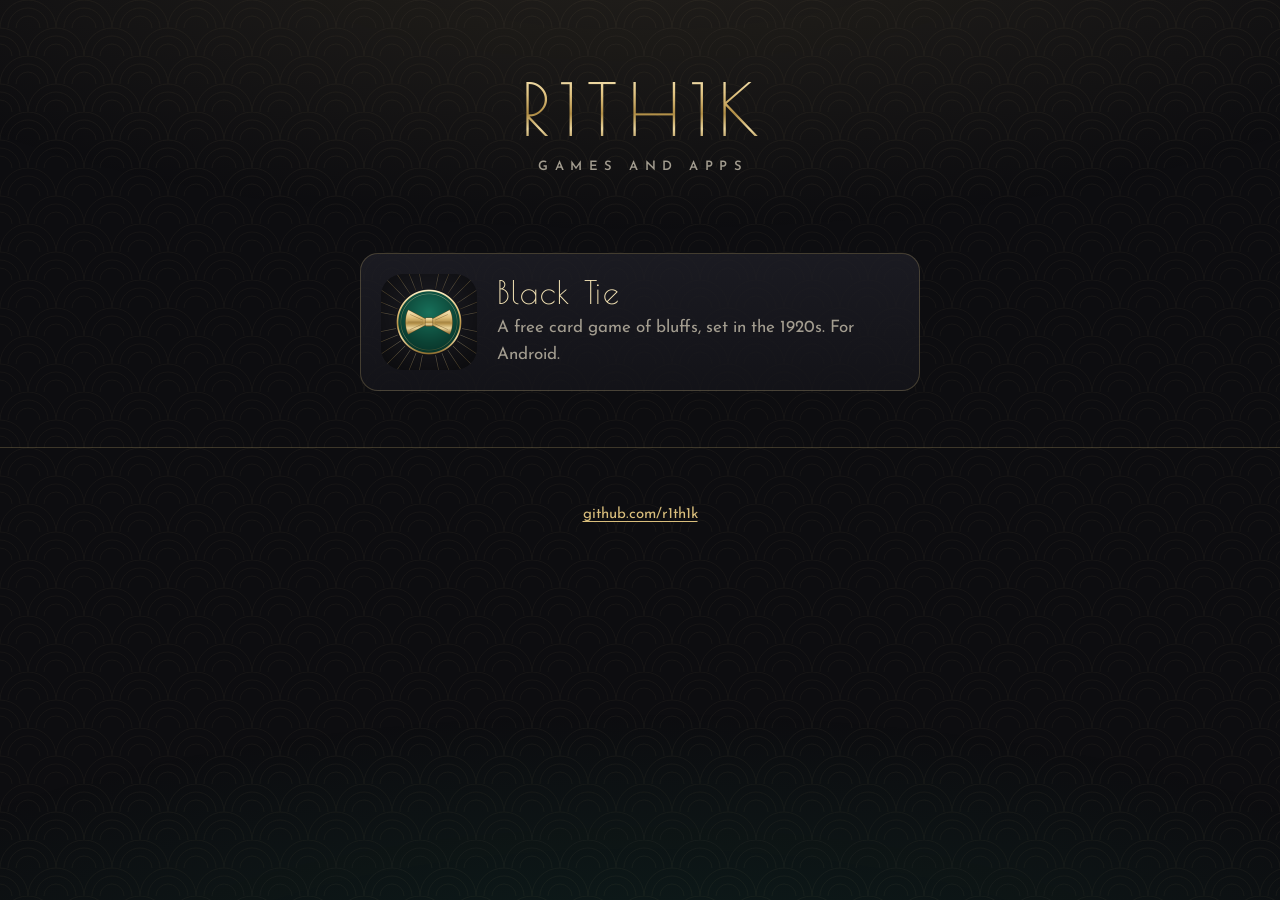
<file: index.html>
<!doctype html>
<html lang="en">
  <head>
    <meta charset="utf-8" />
    <meta name="viewport" content="width=device-width, initial-scale=1" />
    <title>r1th1k</title>
    <meta name="description" content="Games and apps by r1th1k." />
    <meta name="theme-color" content="#0d0d10" />
    <link rel="icon" href="black-tie/img/icon.svg" type="image/svg+xml" />
    <link rel="stylesheet" href="assets/site.css" />
  </head>
  <body>
    <header class="site-head">
      <h1 class="title" style="font-size: clamp(44px, 12vw, 72px)">r1th1k</h1>
      <p class="tagline">Games and apps</p>
    </header>
    <main class="wrap">
      <section>
        <a class="project" href="black-tie/">
          <img src="black-tie/img/icon-192.png" width="96" height="96" alt="" />
          <div>
            <h2>Black Tie</h2>
            <p>A free card game of bluffs, set in the 1920s. For Android.</p>
          </div>
        </a>
      </section>
    </main>
    <footer>
      <p><a href="https://github.com/r1th1k">github.com/r1th1k</a></p>
    </footer>
  </body>
</html>
</file>
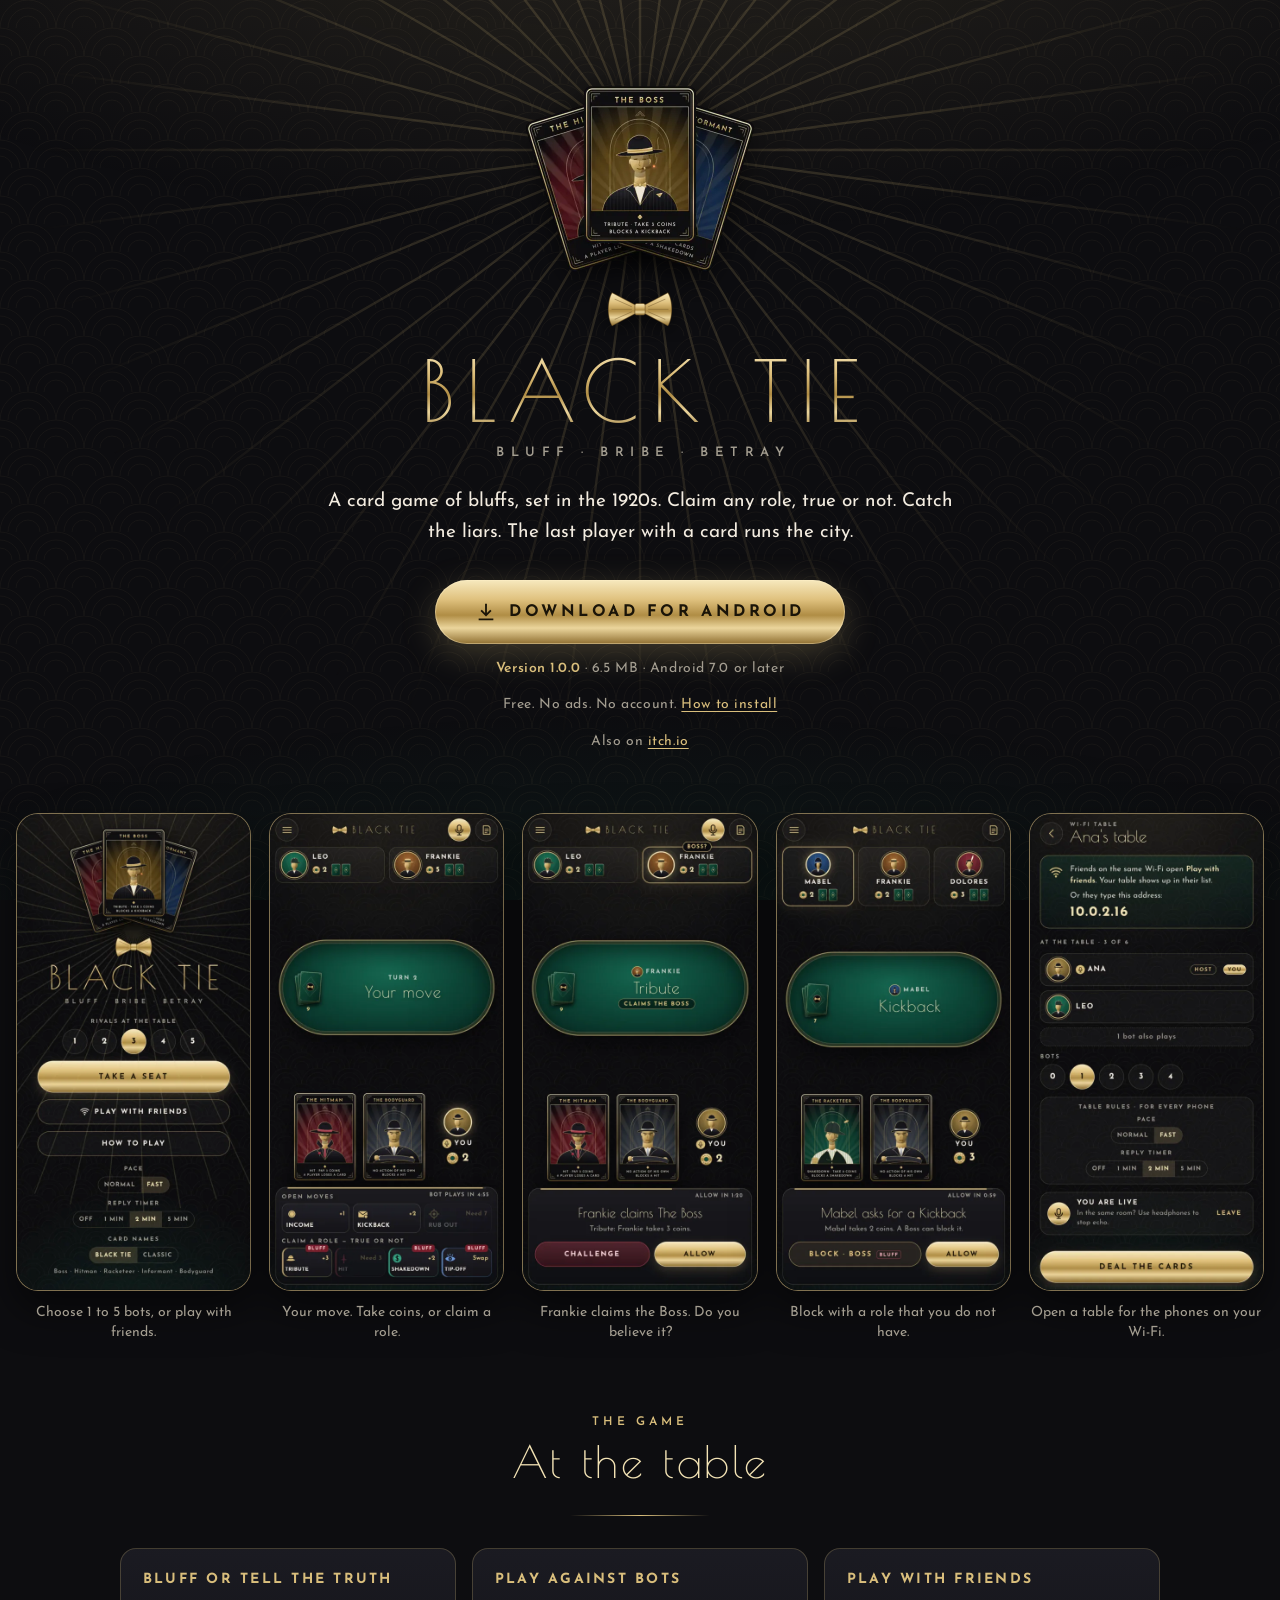
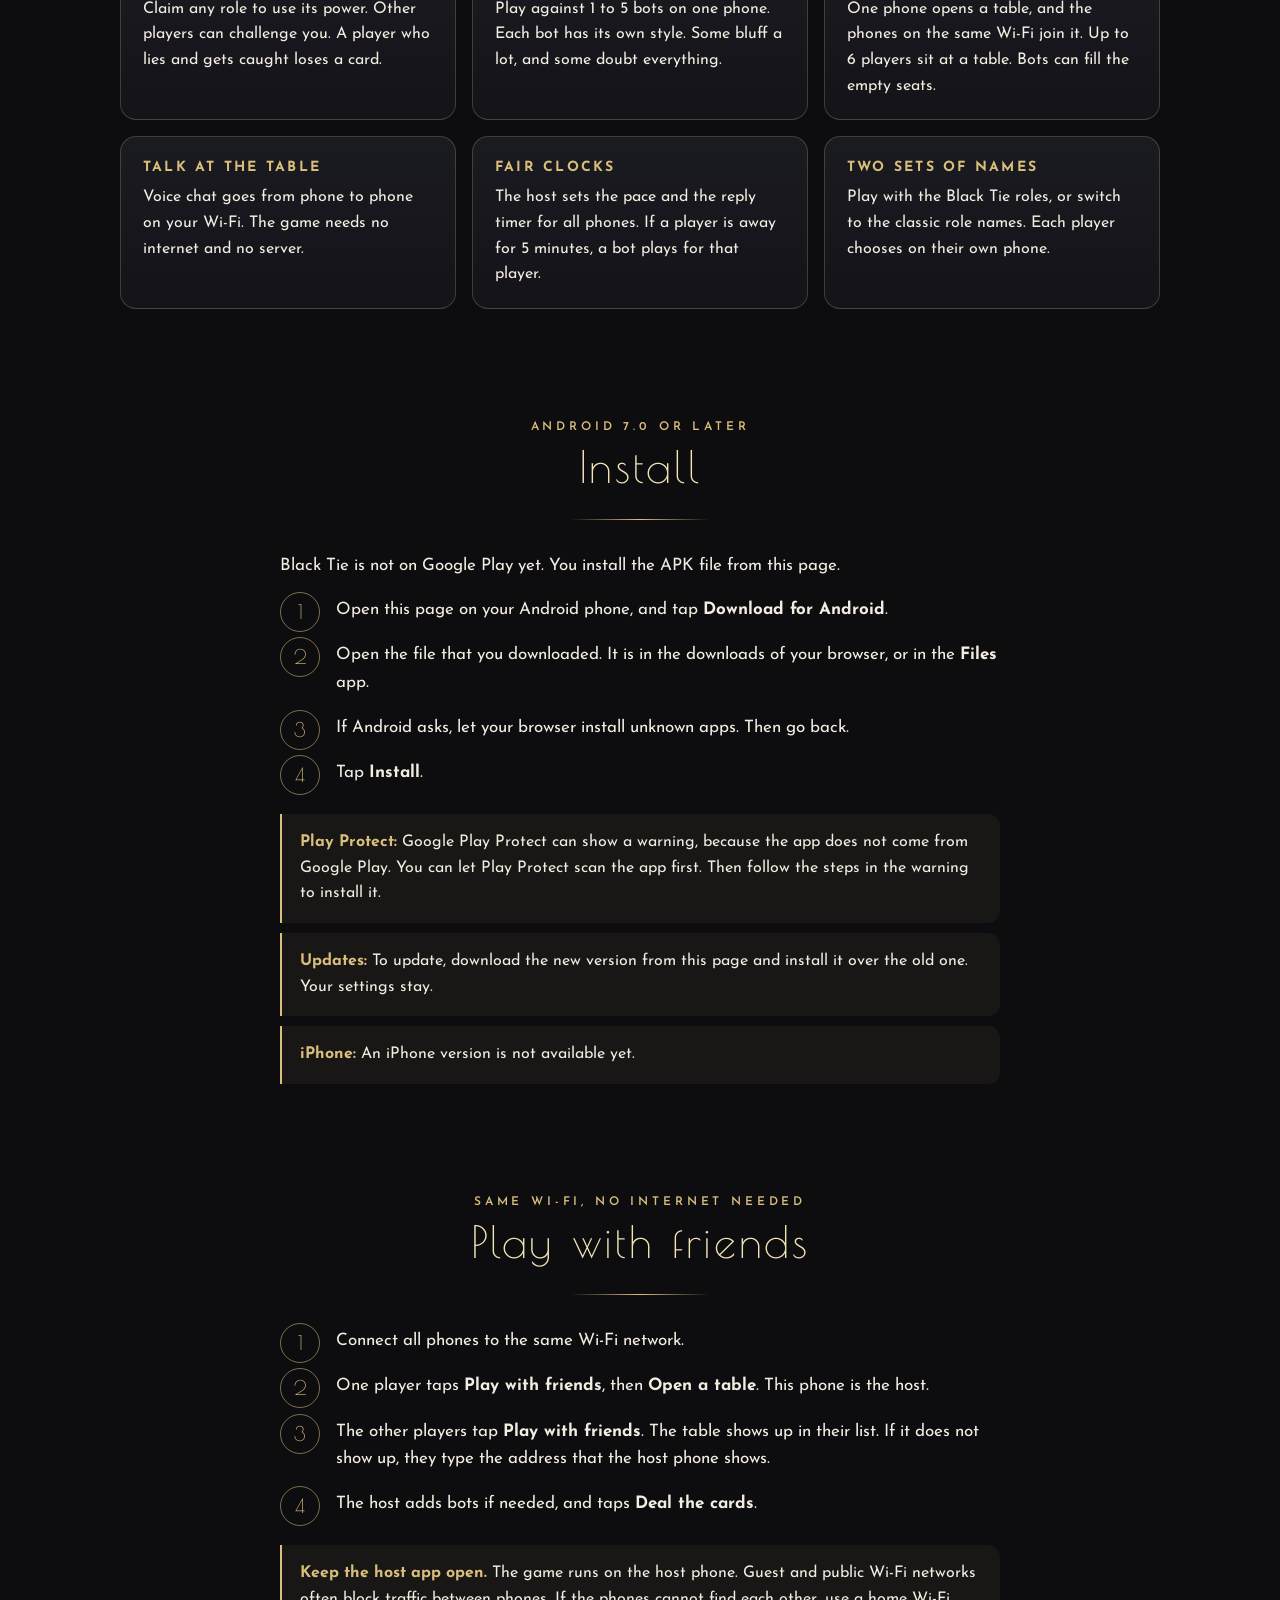
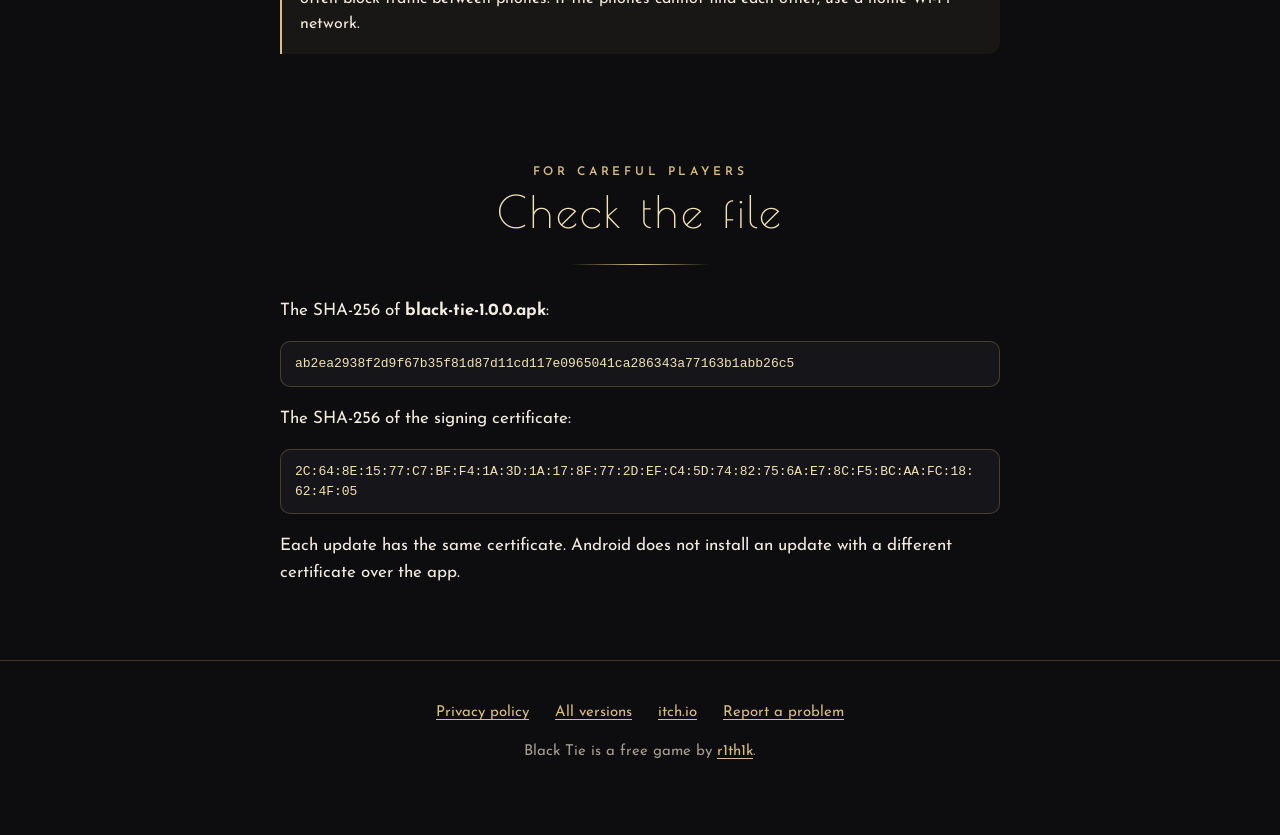
<file: black-tie/index.html>
<!doctype html>
<html lang="en">
  <head>
    <meta charset="utf-8" />
    <meta name="viewport" content="width=device-width, initial-scale=1" />
    <title>Black Tie · a 1920s card game of bluffs</title>
    <meta name="description" content="Black Tie is a free card game of bluffs for Android, set in the 1920s. Play against bots, or with friends on the same Wi-Fi. No ads, no account." />
    <meta name="theme-color" content="#0d0d10" />
    <link rel="icon" href="img/icon.svg" type="image/svg+xml" />
    <link rel="apple-touch-icon" href="img/icon-192.png" />
    <meta property="og:type" content="website" />
    <meta property="og:site_name" content="Black Tie" />
    <meta property="og:title" content="Black Tie · a 1920s card game of bluffs" />
    <meta property="og:description" content="A free card game of bluffs for Android. Play against bots, or with friends on the same Wi-Fi. No ads, no account." />
    <meta property="og:url" content="https://r1th1k.github.io/black-tie/" />
    <meta property="og:image" content="https://r1th1k.github.io/black-tie/img/og.jpg" />
    <meta property="og:image:width" content="1200" />
    <meta property="og:image:height" content="630" />
    <meta name="twitter:card" content="summary_large_image" />
    <link rel="stylesheet" href="../assets/site.css" />
  </head>
  <body>
    <header class="hero">
      <svg class="hero__rays" viewBox="-100 -100 200 200" aria-hidden="true"><line x1="0" y1="0" x2="100.00" y2="0.00" /><line x1="0" y1="0" x2="99.14" y2="13.05" /><line x1="0" y1="0" x2="96.59" y2="25.88" /><line x1="0" y1="0" x2="92.39" y2="38.27" /><line x1="0" y1="0" x2="86.60" y2="50.00" /><line x1="0" y1="0" x2="79.34" y2="60.88" /><line x1="0" y1="0" x2="70.71" y2="70.71" /><line x1="0" y1="0" x2="60.88" y2="79.34" /><line x1="0" y1="0" x2="50.00" y2="86.60" /><line x1="0" y1="0" x2="38.27" y2="92.39" /><line x1="0" y1="0" x2="25.88" y2="96.59" /><line x1="0" y1="0" x2="13.05" y2="99.14" /><line x1="0" y1="0" x2="0.00" y2="100.00" /><line x1="0" y1="0" x2="-13.05" y2="99.14" /><line x1="0" y1="0" x2="-25.88" y2="96.59" /><line x1="0" y1="0" x2="-38.27" y2="92.39" /><line x1="0" y1="0" x2="-50.00" y2="86.60" /><line x1="0" y1="0" x2="-60.88" y2="79.34" /><line x1="0" y1="0" x2="-70.71" y2="70.71" /><line x1="0" y1="0" x2="-79.34" y2="60.88" /><line x1="0" y1="0" x2="-86.60" y2="50.00" /><line x1="0" y1="0" x2="-92.39" y2="38.27" /><line x1="0" y1="0" x2="-96.59" y2="25.88" /><line x1="0" y1="0" x2="-99.14" y2="13.05" /><line x1="0" y1="0" x2="-100.00" y2="0.00" /><line x1="0" y1="0" x2="-99.14" y2="-13.05" /><line x1="0" y1="0" x2="-96.59" y2="-25.88" /><line x1="0" y1="0" x2="-92.39" y2="-38.27" /><line x1="0" y1="0" x2="-86.60" y2="-50.00" /><line x1="0" y1="0" x2="-79.34" y2="-60.88" /><line x1="0" y1="0" x2="-70.71" y2="-70.71" /><line x1="0" y1="0" x2="-60.88" y2="-79.34" /><line x1="0" y1="0" x2="-50.00" y2="-86.60" /><line x1="0" y1="0" x2="-38.27" y2="-92.39" /><line x1="0" y1="0" x2="-25.88" y2="-96.59" /><line x1="0" y1="0" x2="-13.05" y2="-99.14" /><line x1="0" y1="0" x2="-0.00" y2="-100.00" /><line x1="0" y1="0" x2="13.05" y2="-99.14" /><line x1="0" y1="0" x2="25.88" y2="-96.59" /><line x1="0" y1="0" x2="38.27" y2="-92.39" /><line x1="0" y1="0" x2="50.00" y2="-86.60" /><line x1="0" y1="0" x2="60.88" y2="-79.34" /><line x1="0" y1="0" x2="70.71" y2="-70.71" /><line x1="0" y1="0" x2="79.34" y2="-60.88" /><line x1="0" y1="0" x2="86.60" y2="-50.00" /><line x1="0" y1="0" x2="92.39" y2="-38.27" /><line x1="0" y1="0" x2="96.59" y2="-25.88" /><line x1="0" y1="0" x2="99.14" y2="-13.05" /></svg>
      <picture>
        <source srcset="img/fan.webp" type="image/webp" />
        <img class="hero__fan" src="img/fan.png" width="352" height="254" alt="Three Black Tie cards: The Hitman, The Boss, and The Informant" />
      </picture>
      <img class="hero__tie" src="img/tie.png" width="98" height="66" alt="" />
      <h1 class="title">Black Tie</h1>
      <p class="tagline">Bluff · Bribe · Betray</p>
      <p class="lead">
        A card game of bluffs, set in the 1920s. Claim any role, true or not. Catch the liars. The last player with a
        card runs the city.
      </p>
      <div class="cta">
        <a class="btn" href="https://github.com/r1th1k/r1th1k.github.io/releases/download/black-tie-v1.0.0/black-tie-1.0.0.apk">
          <svg width="22" height="22" viewBox="0 0 24 24" aria-hidden="true"><path fill="currentColor" d="M11 3h2v10.2l3.6-3.6 1.4 1.4-6 6-6-6 1.4-1.4 3.6 3.6V3zM4 19h16v2H4z" /></svg>
          Download for Android
        </a>
        <p class="meta"><b>Version 1.0.0</b> · 6.5 MB · Android 7.0 or later</p>
        <p class="meta">Free. No ads. No account. <a href="#install">How to install</a></p>
        <p class="meta">Also on <a href="https://r1th1k.itch.io/black-tie">itch.io</a></p>
      </div>
    </header>

    <div class="shots" role="list" aria-label="Screenshots">
      <figure class="shot" role="listitem">
        <img src="img/shot-home.webp" width="540" height="1101" loading="lazy" alt="The home screen with the card fan, the Black Tie title, and the Take a seat button" />
        <figcaption>Choose 1 to 5 bots, or play with friends.</figcaption>
      </figure>
      <figure class="shot" role="listitem">
        <img src="img/shot-turn.webp" width="540" height="1101" loading="lazy" alt="Your turn at a Wi-Fi table, with the moves at the bottom and a clock for the move" />
        <figcaption>Your move. Take coins, or claim a role.</figcaption>
      </figure>
      <figure class="shot" role="listitem">
        <img src="img/shot-challenge.webp" width="540" height="1101" loading="lazy" alt="Frankie claims The Boss. The buttons are Challenge and Allow." />
        <figcaption>Frankie claims the Boss. Do you believe it?</figcaption>
      </figure>
      <figure class="shot" role="listitem">
        <img src="img/shot-block.webp" width="540" height="1101" loading="lazy" alt="Mabel asks for a Kickback. You can block it with a Boss, as a bluff." />
        <figcaption>Block with a role that you do not have.</figcaption>
      </figure>
      <figure class="shot" role="listitem">
        <img src="img/shot-lobby.webp" width="540" height="1101" loading="lazy" alt="A Wi-Fi table with two players and one bot, the table rules, and voice chat" />
        <figcaption>Open a table for the phones on your Wi-Fi.</figcaption>
      </figure>
    </div>

    <section>
      <div class="wrap">
        <p class="eyebrow">The game</p>
        <h2>At the table</h2>
        <div class="rule"></div>
        <div class="grid">
          <div class="card">
            <h3>Bluff or tell the truth</h3>
            <p>Claim any role to use its power. Other players can challenge you. A player who lies and gets caught loses a card.</p>
          </div>
          <div class="card">
            <h3>Play against bots</h3>
            <p>Play against 1 to 5 bots on one phone. Each bot has its own style. Some bluff a lot, and some doubt everything.</p>
          </div>
          <div class="card">
            <h3>Play with friends</h3>
            <p>One phone opens a table, and the phones on the same Wi-Fi join it. Up to 6 players sit at a table. Bots can fill the empty seats.</p>
          </div>
          <div class="card">
            <h3>Talk at the table</h3>
            <p>Voice chat goes from phone to phone on your Wi-Fi. The game needs no internet and no server.</p>
          </div>
          <div class="card">
            <h3>Fair clocks</h3>
            <p>The host sets the pace and the reply timer for all phones. If a player is away for 5 minutes, a bot plays for that player.</p>
          </div>
          <div class="card">
            <h3>Two sets of names</h3>
            <p>Play with the Black Tie roles, or switch to the classic role names. Each player chooses on their own phone.</p>
          </div>
        </div>
      </div>
    </section>

    <section id="install">
      <div class="narrow">
        <p class="eyebrow">Android 7.0 or later</p>
        <h2>Install</h2>
        <div class="rule"></div>
        <p>Black Tie is not on Google Play yet. You install the APK file from this page.</p>
        <ol class="steps">
          <li>Open this page on your Android phone, and tap <b>Download for Android</b>.</li>
          <li>Open the file that you downloaded. It is in the downloads of your browser, or in the <b>Files</b> app.</li>
          <li>If Android asks, let your browser install unknown apps. Then go back.</li>
          <li>Tap <b>Install</b>.</li>
        </ol>
        <p class="note">
          <b>Play Protect:</b> Google Play Protect can show a warning, because the app does not come from Google Play. You
          can let Play Protect scan the app first. Then follow the steps in the warning to install it.
        </p>
        <p class="note">
          <b>Updates:</b> To update, download the new version from this page and install it over the old one. Your
          settings stay.
        </p>
        <p class="note"><b>iPhone:</b> An iPhone version is not available yet.</p>
      </div>
    </section>

    <section>
      <div class="narrow">
        <p class="eyebrow">Same Wi-Fi, no internet needed</p>
        <h2>Play with friends</h2>
        <div class="rule"></div>
        <ol class="steps">
          <li>Connect all phones to the same Wi-Fi network.</li>
          <li>One player taps <b>Play with friends</b>, then <b>Open a table</b>. This phone is the host.</li>
          <li>The other players tap <b>Play with friends</b>. The table shows up in their list. If it does not show up, they type the address that the host phone shows.</li>
          <li>The host adds bots if needed, and taps <b>Deal the cards</b>.</li>
        </ol>
        <p class="note">
          <b>Keep the host app open.</b> The game runs on the host phone. Guest and public Wi-Fi networks often block
          traffic between phones. If the phones cannot find each other, use a home Wi-Fi network.
        </p>
      </div>
    </section>

    <section>
      <div class="narrow">
        <p class="eyebrow">For careful players</p>
        <h2>Check the file</h2>
        <div class="rule"></div>
        <p>The SHA-256 of <b>black-tie-1.0.0.apk</b>:</p>
        <code class="hash">ab2ea2938f2d9f67b35f81d87d11cd117e0965041ca286343a77163b1abb26c5</code>
        <p>The SHA-256 of the signing certificate:</p>
        <code class="hash">2C:<wbr>64:<wbr>8E:<wbr>15:<wbr>77:<wbr>C7:<wbr>BF:<wbr>F4:<wbr>1A:<wbr>3D:<wbr>1A:<wbr>17:<wbr>8F:<wbr>77:<wbr>2D:<wbr>EF:<wbr>C4:<wbr>5D:<wbr>74:<wbr>82:<wbr>75:<wbr>6A:<wbr>E7:<wbr>8C:<wbr>F5:<wbr>BC:<wbr>AA:<wbr>FC:<wbr>18:<wbr>62:<wbr>4F:<wbr>05</code>
        <p>Each update has the same certificate. Android does not install an update with a different certificate over the app.</p>
      </div>
    </section>

    <footer>
      <nav>
        <a href="privacy.html">Privacy policy</a>
        <a href="https://github.com/r1th1k/r1th1k.github.io/releases">All versions</a>
        <a href="https://r1th1k.itch.io/black-tie">itch.io</a>
        <a href="https://github.com/r1th1k/r1th1k.github.io/issues">Report a problem</a>
      </nav>
      <p>Black Tie is a free game by <a href="https://github.com/r1th1k">r1th1k</a>.</p>
    </footer>
  </body>
</html>
</file>
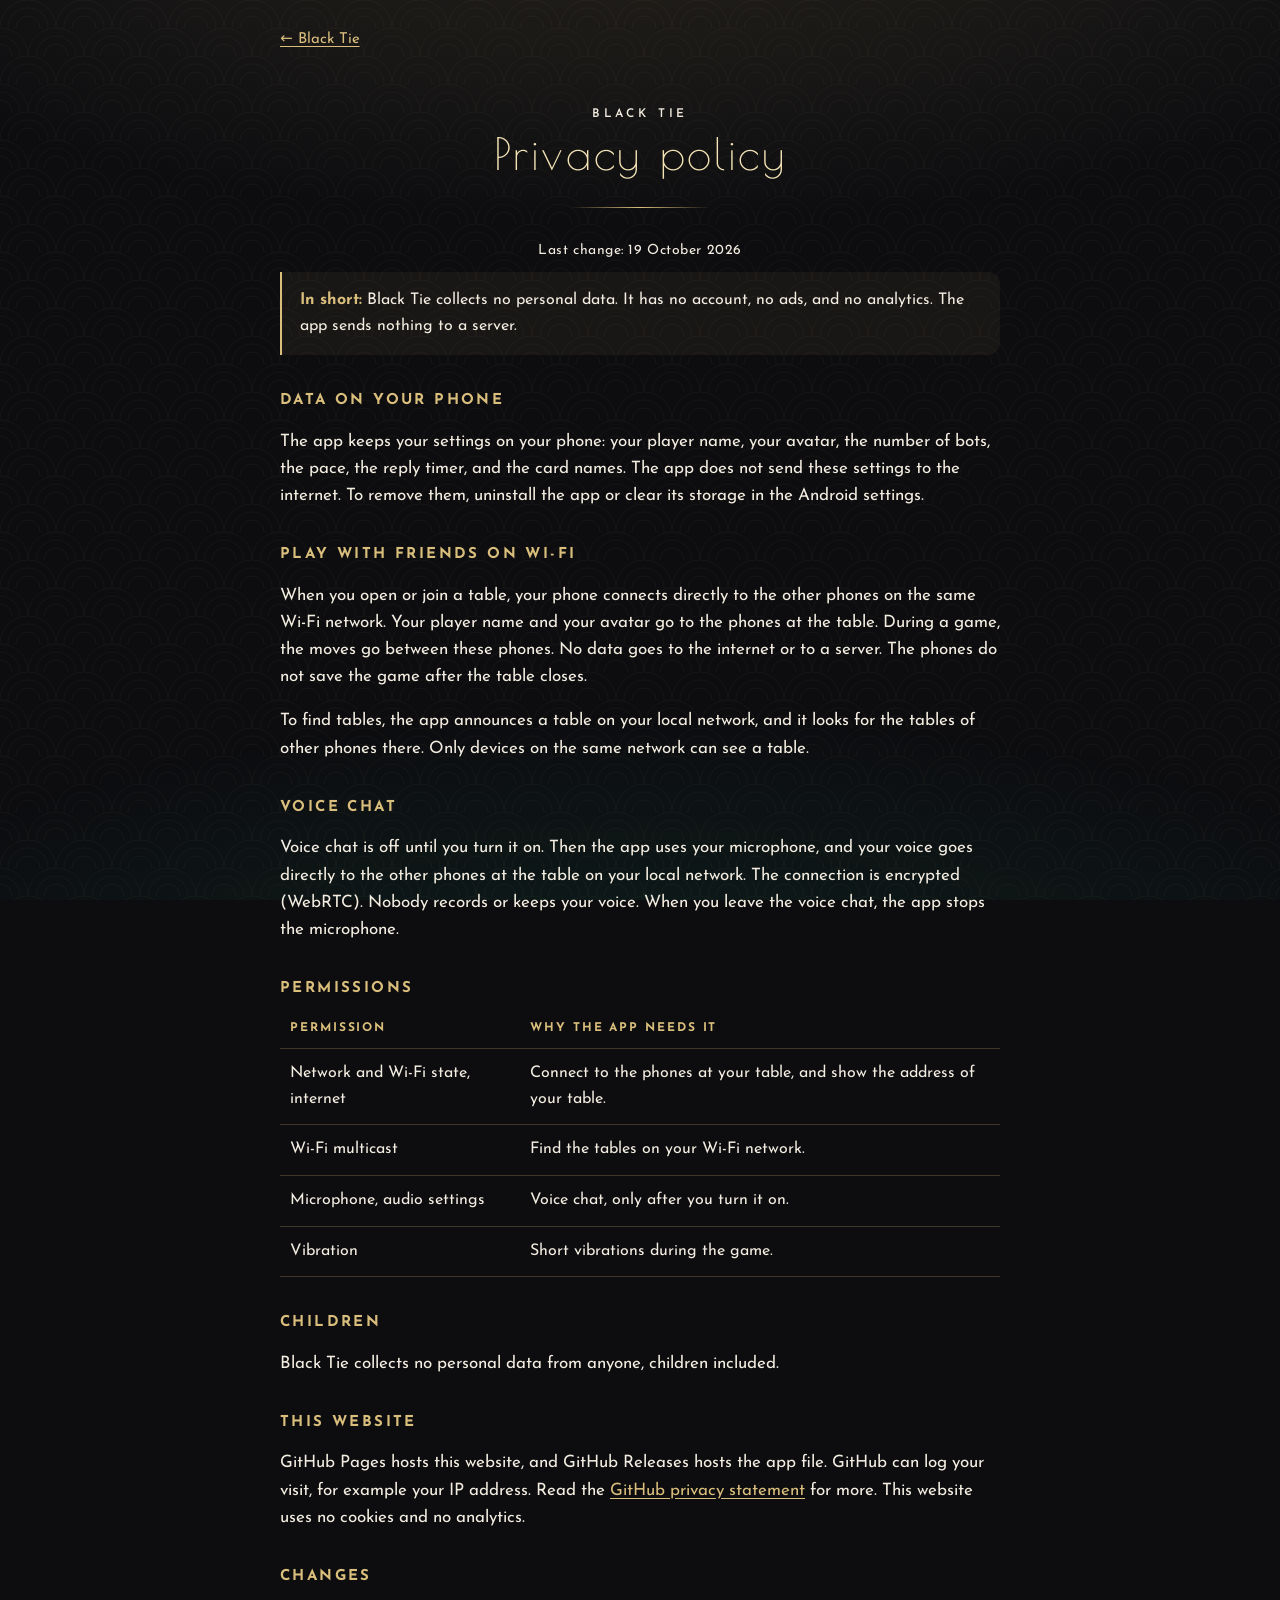
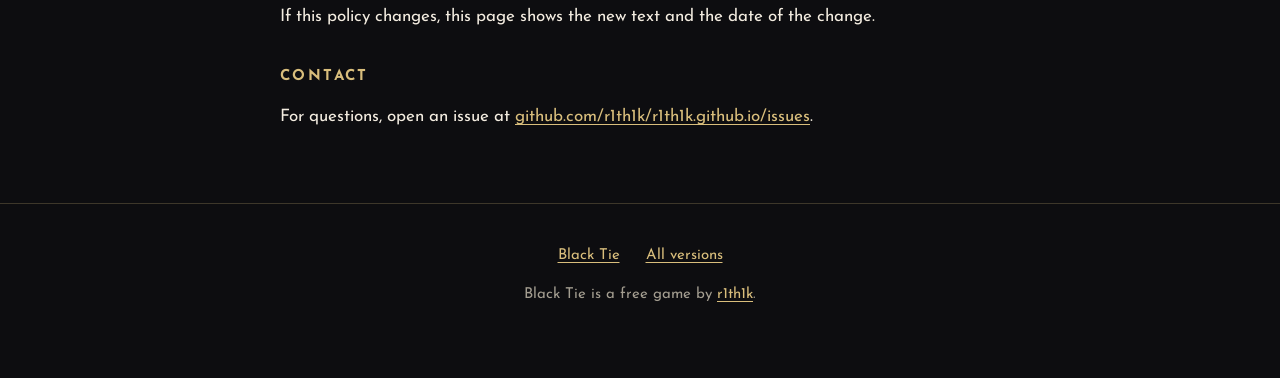
<file: black-tie/privacy.html>
<!doctype html>
<html lang="en">
  <head>
    <meta charset="utf-8" />
    <meta name="viewport" content="width=device-width, initial-scale=1" />
    <title>Black Tie · Privacy policy</title>
    <meta name="description" content="The privacy policy of Black Tie, a free card game for Android. The app collects no personal data." />
    <meta name="theme-color" content="#0d0d10" />
    <link rel="icon" href="img/icon.svg" type="image/svg+xml" />
    <link rel="stylesheet" href="../assets/site.css" />
  </head>
  <body>
    <main class="narrow prose">
      <a class="back" href="./">← Black Tie</a>
      <section>
        <p class="eyebrow">Black Tie</p>
        <h2>Privacy policy</h2>
        <div class="rule"></div>
        <p class="meta" style="text-align: center">Last change: 19 October 2026</p>

        <p class="note">
          <b>In short:</b> Black Tie collects no personal data. It has no account, no ads, and no analytics. The app
          sends nothing to a server.
        </p>

        <h3>Data on your phone</h3>
        <p>
          The app keeps your settings on your phone: your player name, your avatar, the number of bots, the pace, the
          reply timer, and the card names. The app does not send these settings to the internet. To remove them,
          uninstall the app or clear its storage in the Android settings.
        </p>

        <h3>Play with friends on Wi-Fi</h3>
        <p>
          When you open or join a table, your phone connects directly to the other phones on the same Wi-Fi network.
          Your player name and your avatar go to the phones at the table. During a game, the moves go between these
          phones. No data goes to the internet or to a server. The phones do not save the game after the table closes.
        </p>
        <p>
          To find tables, the app announces a table on your local network, and it looks for the tables of other phones
          there. Only devices on the same network can see a table.
        </p>

        <h3>Voice chat</h3>
        <p>
          Voice chat is off until you turn it on. Then the app uses your microphone, and your voice goes directly to the
          other phones at the table on your local network. The connection is encrypted (WebRTC). Nobody records or keeps
          your voice. When you leave the voice chat, the app stops the microphone.
        </p>

        <h3>Permissions</h3>
        <table class="table">
          <thead>
            <tr><th>Permission</th><th>Why the app needs it</th></tr>
          </thead>
          <tbody>
            <tr><td>Network and Wi-Fi state, internet</td><td>Connect to the phones at your table, and show the address of your table.</td></tr>
            <tr><td>Wi-Fi multicast</td><td>Find the tables on your Wi-Fi network.</td></tr>
            <tr><td>Microphone, audio settings</td><td>Voice chat, only after you turn it on.</td></tr>
            <tr><td>Vibration</td><td>Short vibrations during the game.</td></tr>
          </tbody>
        </table>

        <h3>Children</h3>
        <p>Black Tie collects no personal data from anyone, children included.</p>

        <h3>This website</h3>
        <p>
          GitHub Pages hosts this website, and GitHub Releases hosts the app file. GitHub can log your visit, for example
          your IP address. Read the
          <a href="https://docs.github.com/en/site-policy/privacy-policies/github-general-privacy-statement">GitHub privacy statement</a>
          for more. This website uses no cookies and no analytics.
        </p>

        <h3>Changes</h3>
        <p>If this policy changes, this page shows the new text and the date of the change.</p>

        <h3>Contact</h3>
        <p>
          For questions, open an issue at
          <a href="https://github.com/r1th1k/r1th1k.github.io/issues">github.com/r1th1k/r1th1k.github.io/issues</a>.
        </p>
      </section>
    </main>
    <footer>
      <nav>
        <a href="./">Black Tie</a>
        <a href="https://github.com/r1th1k/r1th1k.github.io/releases">All versions</a>
      </nav>
      <p>Black Tie is a free game by <a href="https://github.com/r1th1k">r1th1k</a>.</p>
    </footer>
  </body>
</html>
</file>
<file: assets/site.css>
/* The look of Black Tie: onyx, champagne gold and emerald. */

@font-face {
  font-family: 'Poiret One';
  font-weight: 400;
  font-display: swap;
  src: url(fonts/poiret-one-latin-400-normal.woff2) format('woff2');
}
@font-face {
  font-family: 'Josefin Sans';
  font-weight: 400;
  font-display: swap;
  src: url(fonts/josefin-sans-latin-400-normal.woff2) format('woff2');
}
@font-face {
  font-family: 'Josefin Sans';
  font-weight: 600;
  font-display: swap;
  src: url(fonts/josefin-sans-latin-600-normal.woff2) format('woff2');
}
@font-face {
  font-family: 'Josefin Sans';
  font-weight: 700;
  font-display: swap;
  src: url(fonts/josefin-sans-latin-700-normal.woff2) format('woff2');
}

:root {
  --onyx: #0d0d10;
  --onyx-2: #15151a;
  --onyx-3: #1e1e25;
  --line: rgba(217, 190, 124, 0.24);
  --line-strong: rgba(217, 190, 124, 0.55);
  --gold: #d9be7c;
  --gold-hi: #f3e3b5;
  --gold-lo: #9c7b3c;
  --emerald: #127a5e;
  --ivory: #f3ece0;
  --muted: #a39d90;
  --gold-grad: linear-gradient(180deg, #f7e9be 0%, #e0c27f 30%, #b08d45 55%, #ebd59c 75%, #8f6f31 100%);
  --display: 'Poiret One', 'Josefin Sans', sans-serif;
  --ui: 'Josefin Sans', system-ui, sans-serif;
  color-scheme: dark;
}

* {
  box-sizing: border-box;
}

html {
  background: var(--onyx);
}

body {
  margin: 0;
  min-height: 100vh;
  background: var(--onyx);
  color: var(--ivory);
  font: 400 17px/1.6 var(--ui);
  -webkit-font-smoothing: antialiased;
  position: relative;
  isolation: isolate;
}

/* Fish-scale fans and a soft glow, as in the game. */
body::before {
  content: '';
  position: fixed;
  inset: 0;
  z-index: -2;
  opacity: 0.05;
  background-image: url("data:image/svg+xml,%3Csvg xmlns='http://www.w3.org/2000/svg' width='56' height='56' viewBox='0 0 56 56'%3E%3Cg fill='none' stroke='%23d9be7c' stroke-width='1'%3E%3Cpath d='M0 28a28 28 0 0 1 56 0M8 28a20 20 0 0 1 40 0M16 28a12 12 0 0 1 24 0M-28 56a28 28 0 0 1 56 0M-20 56a20 20 0 0 1 40 0M-12 56a12 12 0 0 1 24 0M28 56a28 28 0 0 1 56 0M36 56a20 20 0 0 1 40 0M44 56a12 12 0 0 1 24 0'/%3E%3C/g%3E%3C/svg%3E");
  background-size: 56px 56px;
}

body::after {
  content: '';
  position: fixed;
  inset: 0;
  z-index: -1;
  pointer-events: none;
  background:
    radial-gradient(ellipse 120% 60% at 50% -10%, rgba(217, 190, 124, 0.12), transparent 60%),
    radial-gradient(ellipse 120% 60% at 50% 115%, rgba(18, 122, 94, 0.18), transparent 60%);
}

a {
  color: var(--gold);
  text-underline-offset: 3px;
}

a:hover {
  color: var(--gold-hi);
}

a:focus-visible,
.btn:focus-visible {
  outline: 2px solid var(--gold-hi);
  outline-offset: 3px;
}

.wrap {
  width: min(1040px, 100% - 32px);
  margin: 0 auto;
}

.narrow {
  width: min(720px, 100% - 32px);
  margin: 0 auto;
}

/* ---------- Hero ---------- */

.hero {
  position: relative;
  overflow: hidden;
  padding: 48px 16px 56px;
  text-align: center;
}

.hero__rays {
  position: absolute;
  left: 50%;
  top: 150px;
  width: 1400px;
  height: 1400px;
  margin: -700px 0 0 -700px;
  opacity: 0.16;
  z-index: -1;
  pointer-events: none;
  /* The rays fade out before the bottom of the hero. */
  -webkit-mask-image: radial-gradient(closest-side, #000 35%, transparent 88%);
  mask-image: radial-gradient(closest-side, #000 35%, transparent 88%);
}

.hero__rays line {
  stroke: var(--gold);
  stroke-width: 0.35;
}

.hero__fan {
  display: block;
  width: min(352px, 86vw);
  height: auto;
  margin: 0 auto -26px;
}

.hero__tie {
  display: block;
  width: 98px;
  height: auto;
  margin: 0 auto 4px;
}

.title {
  margin: 0;
  padding-left: 0.14em;
  font: 400 clamp(48px, 13vw, 84px) / 1.05 var(--display);
  letter-spacing: 0.14em;
  text-transform: uppercase;
  background: var(--gold-grad);
  -webkit-background-clip: text;
  background-clip: text;
  color: transparent;
}

.tagline {
  margin: 12px 0 0;
  padding-left: 0.5em;
  font: 600 13px/1 var(--ui);
  letter-spacing: 0.5em;
  text-transform: uppercase;
  color: var(--muted);
}

.lead {
  max-width: 34em;
  margin: 28px auto 0;
  font-size: 19px;
  color: var(--ivory);
}

.cta {
  margin-top: 32px;
}

.btn {
  display: inline-flex;
  align-items: center;
  justify-content: center;
  gap: 12px;
  min-height: 64px;
  padding: 0 40px;
  border-radius: 999px;
  background: var(--gold-grad);
  color: #1a1408;
  font: 700 16px/1 var(--ui);
  letter-spacing: 0.22em;
  text-transform: uppercase;
  text-decoration: none;
  box-shadow: 0 0 0 1px rgba(255, 240, 200, 0.4) inset, 0 10px 34px rgba(217, 190, 124, 0.25);
}

.btn:hover {
  color: #000;
  filter: brightness(1.06);
}

.btn svg {
  flex: none;
}

.meta {
  margin: 14px 0 0;
  font-size: 14px;
  letter-spacing: 0.04em;
  color: var(--muted);
}

.meta b {
  color: var(--gold);
  font-weight: 600;
}

/* ---------- Sections ---------- */

section {
  padding: 56px 0;
}

.eyebrow {
  margin: 0 0 10px;
  font: 600 12px/1 var(--ui);
  letter-spacing: 0.32em;
  text-transform: uppercase;
  color: var(--gold);
  text-align: center;
}

h2 {
  margin: 0 0 28px;
  font: 400 clamp(32px, 7vw, 44px) / 1.1 var(--display);
  letter-spacing: 0.06em;
  text-align: center;
  color: var(--gold-hi);
}

.rule {
  width: 140px;
  height: 1px;
  margin: 0 auto 32px;
  background: linear-gradient(90deg, transparent, var(--gold), transparent);
}

/* ---------- Screenshots ---------- */

.shots {
  display: flex;
  gap: 18px;
  overflow-x: auto;
  scroll-snap-type: x mandatory;
  padding: 4px 16px 18px;
  margin: 0 auto;
  max-width: 1400px;
  scrollbar-width: thin;
  scrollbar-color: var(--gold-lo) transparent;
}

.shot {
  flex: 0 0 auto;
  width: min(240px, 66vw);
  margin: 0;
  scroll-snap-align: center;
}

.shot img {
  display: block;
  width: 100%;
  height: auto;
  border-radius: 22px;
  border: 1px solid var(--line-strong);
  box-shadow: 0 18px 40px rgba(0, 0, 0, 0.55);
  background: var(--onyx-2);
}

.shot figcaption {
  margin-top: 12px;
  font-size: 14px;
  line-height: 1.4;
  text-align: center;
  color: var(--muted);
}

/* On a wide screen, all five screenshots fit in one row. */
@media (min-width: 1000px) {
  .shots {
    justify-content: center;
    overflow: visible;
  }

  .shot {
    width: calc((min(100vw, 1400px) - 32px - 4 * 18px) / 5);
  }
}

/* ---------- Features ---------- */

.grid {
  display: grid;
  grid-template-columns: repeat(auto-fit, minmax(260px, 1fr));
  gap: 16px;
}

.card {
  padding: 22px 22px 20px;
  border: 1px solid var(--line);
  border-radius: 16px;
  background: linear-gradient(180deg, rgba(30, 30, 37, 0.85), rgba(21, 21, 26, 0.85));
}

.card h3 {
  margin: 0 0 8px;
  font: 700 14px/1.3 var(--ui);
  letter-spacing: 0.16em;
  text-transform: uppercase;
  color: var(--gold);
}

.card p {
  margin: 0;
  color: var(--ivory);
  font-size: 16px;
}

/* ---------- Steps and notes ---------- */

.steps {
  margin: 0;
  padding: 0;
  list-style: none;
  counter-reset: step;
}

.steps li {
  position: relative;
  padding: 0 0 18px 56px;
  counter-increment: step;
}

.steps li::before {
  content: counter(step);
  position: absolute;
  left: 0;
  top: -4px;
  width: 38px;
  height: 38px;
  border: 1px solid var(--line-strong);
  border-radius: 50%;
  display: grid;
  place-items: center;
  font: 400 20px/1 var(--display);
  color: var(--gold);
}

.note {
  margin: 10px 0 0;
  padding: 16px 18px;
  border-left: 2px solid var(--gold);
  background: rgba(217, 190, 124, 0.06);
  border-radius: 0 12px 12px 0;
  font-size: 16px;
}

.note b {
  color: var(--gold);
}

.prose p,
.prose li {
  color: var(--ivory);
}

.prose h2 {
  margin-top: 8px;
}

.prose h3 {
  margin: 36px 0 10px;
  font: 700 15px/1.3 var(--ui);
  letter-spacing: 0.16em;
  text-transform: uppercase;
  color: var(--gold);
}

.prose ul {
  padding-left: 22px;
}

.table {
  width: 100%;
  border-collapse: collapse;
  font-size: 16px;
}

.table th,
.table td {
  padding: 12px 10px;
  border-bottom: 1px solid var(--line);
  text-align: left;
  vertical-align: top;
}

.table th {
  font: 700 12px/1.3 var(--ui);
  letter-spacing: 0.16em;
  text-transform: uppercase;
  color: var(--gold);
}

.hash {
  display: block;
  margin: 6px 0 18px;
  padding: 12px 14px;
  border: 1px solid var(--line);
  border-radius: 10px;
  background: var(--onyx-2);
  font: 13px/1.5 ui-monospace, SFMono-Regular, Menlo, monospace;
  color: var(--gold-hi);
  overflow-wrap: anywhere;
}

/* ---------- Footer ---------- */

footer {
  padding: 40px 16px 56px;
  border-top: 1px solid var(--line);
  text-align: center;
  font-size: 15px;
  color: var(--muted);
}

footer nav {
  display: flex;
  flex-wrap: wrap;
  justify-content: center;
  gap: 10px 26px;
  margin-bottom: 14px;
}

.back {
  display: inline-block;
  margin: 28px 0 0;
  font-size: 15px;
}

/* ---------- The home page of the site ---------- */

.site-head {
  padding: 72px 16px 24px;
  text-align: center;
}

.project {
  display: grid;
  grid-template-columns: 96px 1fr;
  gap: 20px;
  align-items: center;
  max-width: 560px;
  margin: 0 auto;
  padding: 20px;
  border: 1px solid var(--line);
  border-radius: 18px;
  background: linear-gradient(180deg, rgba(30, 30, 37, 0.85), rgba(21, 21, 26, 0.85));
  color: var(--ivory);
  text-decoration: none;
}

.project:hover {
  border-color: var(--line-strong);
  color: var(--ivory);
}

.project img {
  width: 96px;
  height: 96px;
  border-radius: 22px;
}

.project h2 {
  margin: 0 0 4px;
  font-size: 32px;
  text-align: left;
}

.project p {
  margin: 0;
  color: var(--muted);
}

@media (max-width: 420px) {
  body {
    font-size: 16px;
  }

  .btn {
    width: 100%;
    padding: 0 20px;
    letter-spacing: 0.16em;
  }

  .project {
    grid-template-columns: 72px 1fr;
  }

  .project img {
    width: 72px;
    height: 72px;
    border-radius: 16px;
  }
}
</file>
